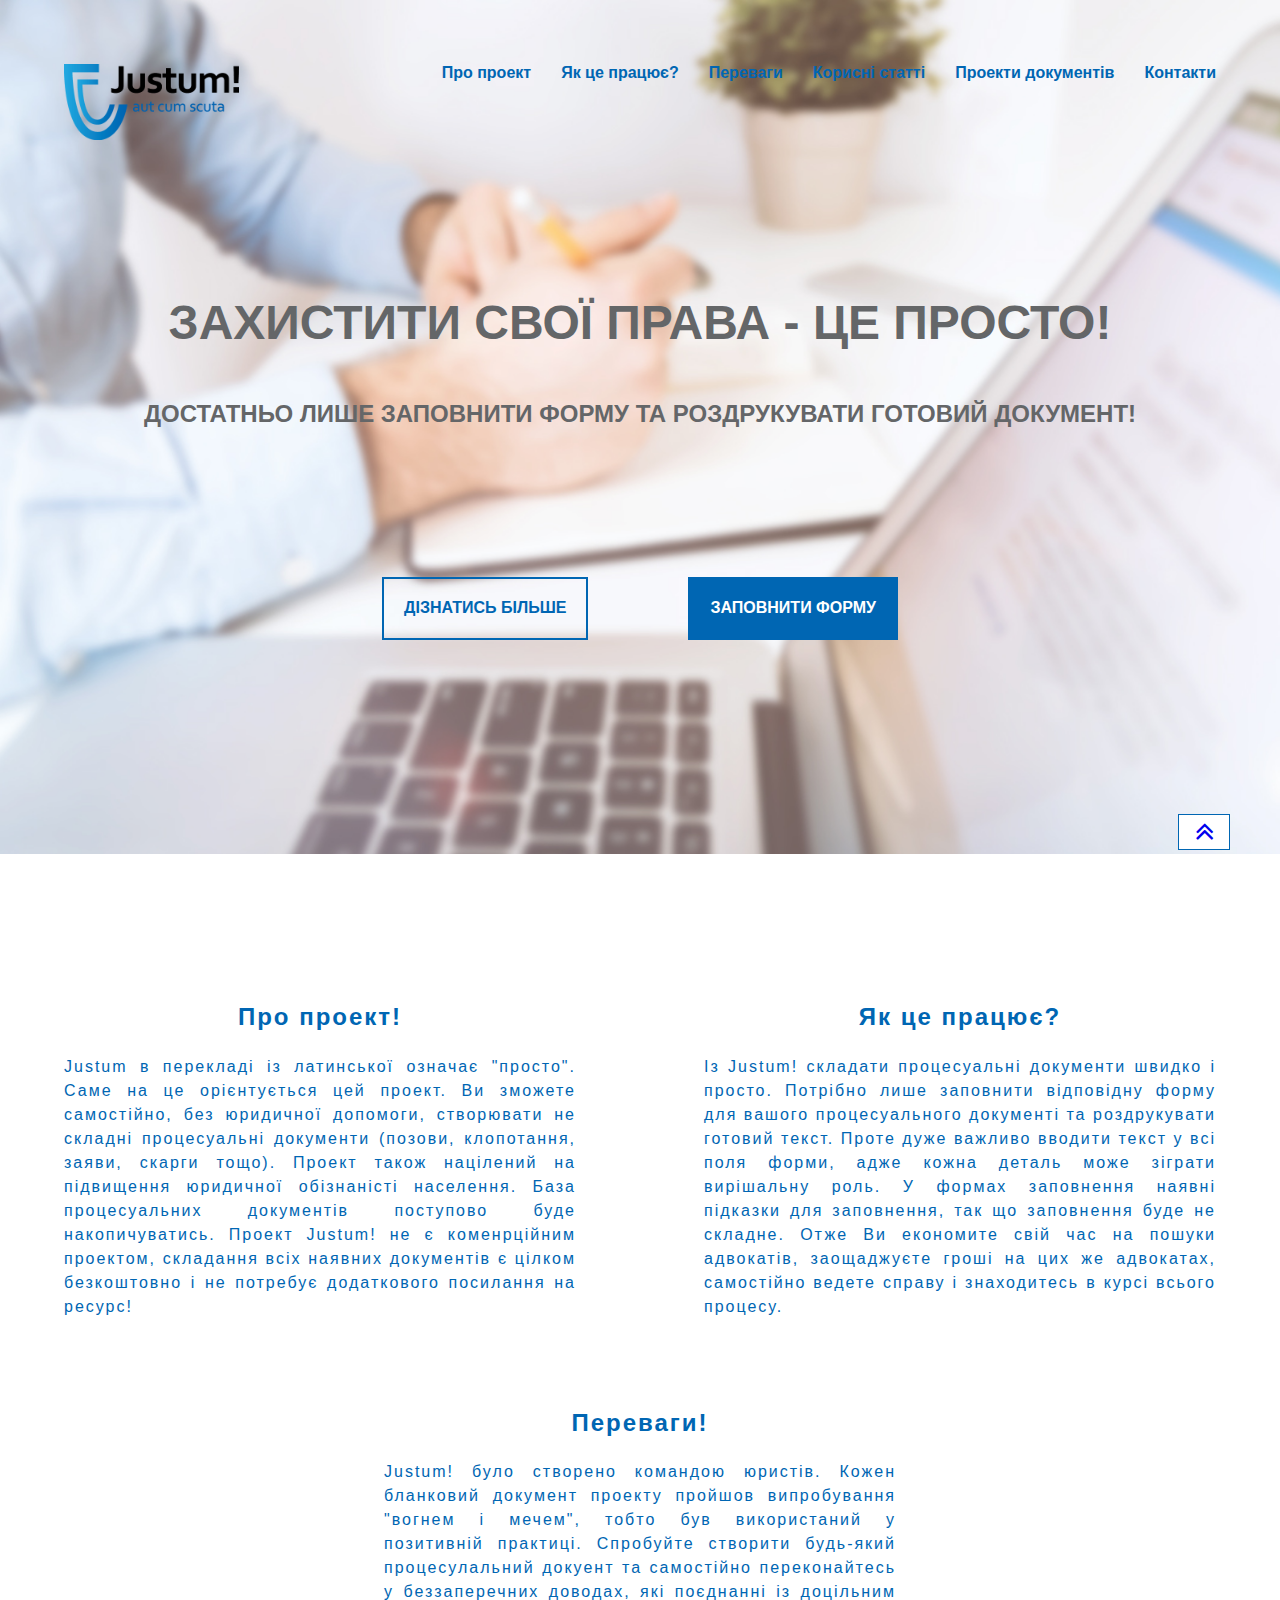
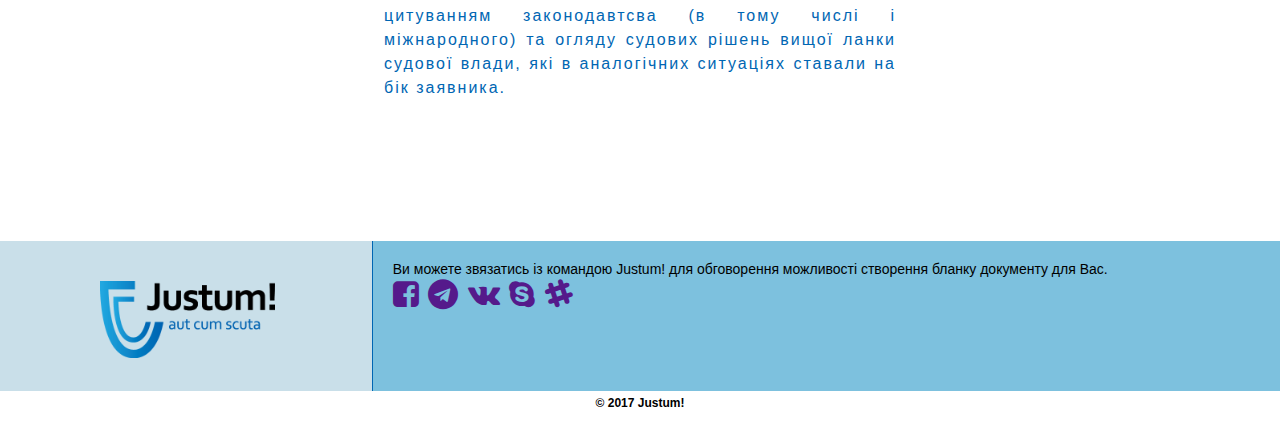
<file: index.html>
<!DOCTYPE html>
<html lang="uk">
<head>
	<meta charset="UTF-8">
	<meta name="description" lang="uk" content="Justum! - складати позовні
	заяви це просто."> <!-- Большинство поисковых
	серверов отображают содержимое поля description 
	при выводе результатов поиска. Если этого тега нет
  на странице, то поисковый движок просто перечислит 
 	первые встречающиеся слова на 
  странице, которые, как правило, оказываются не 
  очень-то и в тему. Можно давать на нескольких язіках, 
  путем добавления еще одного мета тега. -->

	<meta name="keywords" lang="uk" content=""> 
	<!-- Этот метатег был предназначен для 
	описания ключевых слов, встречающихся на странице. Но 
	в результате действия людей, желающих попасть в 
	верхние строчки поисковых систем любыми средствами, 
	теперь дискредитирован. Поэтому многие поисковики 
	пропускают этот параметр. Можно давать на нескольких 
	языках, путем добавления еще одного мета тега. -->

	<meta name="viewport" content="width=device-width, initial-scale=1.0"> 
	<!-- мета тег для адаптивного отображения сайта на мобильном устройстве.-->

	<link rel="stylesheet" type="text/css" href="style/normalize.css">
	<!-- Добавляем нормалайз, приводит настройки
	браузеров по умолчанию в один вид, такие как вид
	кнопок, отступы, размер шрифта и задает сам шрифт и т.д. -->

	<link rel="stylesheet" href="style/style.css"><!-- Подключаем
	 внешнюю таблицу стилей. Нужно не забыть стили для печати на 
	 принтере. -->		

	<link rel="author" href="#">
  <!-- используется для ссылки на страницу с информацией об авторе. Это может быть почтовый адрес, хотя и не обязательно. Обычно это ссылка на контактную информацию или на страницу «Об авторе».-->

  <link rel="shortcut icon" href="/favicon.ico">
  <!-- Добавление иконки в адресную строку страницы
  или вкладку браузера -->

  <link rel="stylesheet" type="text/css" href="fonts/icons/font-awesome-4.7.0/css/font-awesome.min.css">

	<title>Justum!</title><!-- Задаем заголовок документа -->

</head>

<body>


<!-- ПЕРВЫЙ ЭКРАН. ВИЗИТКА -->

<div class="anchor"><a href="#top"><i class="fa fa-angle-double-up" aria-hidden="true"></a></i></div>

<div class="header-wrap" id="top">	

	<header class="head-page">

		<div class="head-page__row-nav">

			<div class="head-page__logo">
				<img class="head-page__logo-img" src="img/logo_justum.png">				
			</div>

			<div class="head-page__nav">

				<input class="head-page__burger-checkbox" type="checkbox" id="burger">
				<label class="head-page__burger-input" for="burger"><i class="fa fa-bars" aria-hidden="true"></i></label>

				<nav class="head-page__menu">
					<a class="head-page__menu-list" href="#top1">
						<span class="head-page__menu-link">Про проект</span>			 
					</a>
					<a class="head-page__menu-list" href="#top2">
						<span class="head-page__menu-link">Як це працює?</span>
					</a>
					<a class="head-page__menu-list" href="#top3">
						<span class="head-page__menu-link">Переваги</span>
					</a>
					<a class="head-page__menu-list" href="pageArticle/indexArticle.html">
						<span class="head-page__menu-link">Корисні статті</span>
					</a>
					<a class="head-page__menu-list" href="pageList/indexList.html">
						<span class="head-page__menu-link">Проекти документів</span>
					</a>
					<a class="head-page__menu-list" href="#bot">
						<span class="head-page__menu-link">Контакти</span>
					</a>	
				</nav>

			</div>

		</div>

		<h1 class="head-page__title">ЗАХИСТИТИ СВОЇ ПРАВА - ЦЕ ПРОСТО!</h1>

		<h2 class="head-page__subtitle">ДОСТАТНЬО ЛИШЕ ЗАПОВНИТИ ФОРМУ ТА РОЗДРУКУВАТИ ГОТОВИЙ ДОКУМЕНТ!</h2>

		<div class="head-page__row-btn">
			<a class="head-page__btn" href="#top1">ДІЗНАТИСЬ БІЛЬШЕ</a>
			<a class="head-page__btn" href="pageList/indexList.html">ЗАПОВНИТИ ФОРМУ</a>
		</div>

	</header>	

</div>



<!-- ВТОРОЙ ЭКРАН. О ПРОЕКТЕ -->

<section class="page">

	<div class="page__content about-project" id="top1">
		<h2 class="about-project__title">Про проект!</h2>
		<p class="about-project__descr">Justum в перекладі із латинської означає "просто". Саме на це орієнтується цей проект. Ви зможете самостійно, без юридичної допомоги, створювати не складні процесуальні документи (позови, клопотання, заяви, скарги тощо). Проект також націлений на підвищення юридичної обізнаністі населення. База процесуальних документів поступово буде накопичуватись. Проект Justum! не є коменрційним проектом, складання всіх наявних документів є цілком безкоштовно і не потребує додаткового посилання на ресурс!</p>
	</div>

	<div class="page__content features" id="top2"> 
		<h2 class="features__title">Як це працює?</h2>
		<p class="features__descr">Із Justum! складати процесуальні документи швидко і просто. Потрібно лише заповнити відповідну форму для вашого процесуального документі та роздрукувати готовий текст. Проте дуже важливо вводити текст у всі поля форми, адже кожна деталь може зіграти вирішальну роль. У формах заповнення наявні підказки для заповнення, так що заповнення буде не складне. Отже Ви економите свій час на пошуки адвокатів, заощаджуєте гроші на цих же адвокатах, самостійно ведете справу і знаходитесь в курсі всього процесу. </p>
	</div>

	<div class="page__content reliability-project" id="top3">
		<h2 class="reliability-project__title">Переваги!</h2>
		<p class="reliability-project__descr">Justum! було створено командою юристів. Кожен бланковий документ проекту пройшов випробування "вогнем і мечем", тобто був використаний у позитивній практиці. Спробуйте створити будь-який процесулальний докуент та самостійно переконайтесь у беззаперечних доводах, які поєднанні із доцільним цитуванням законодавтсва (в тому числі і міжнародного) та огляду судових рішень вищої ланки судової влади, які в аналогічних ситуаціях ставали на бік заявника.</p>
	</div>	

</section>


<!-- ПОДВАЛ СТРАНИЦЫ -->

<footer class="page-footer" id="bot">

	<div class="page-footer__logo"><img class="page-footer__logo-img" src="img/logo_justum.png"></div>

	<div class="page-footer__row">

		<div class="page-footer__feedback">Ви можете звязатись із командою Justum! для обговорення можливості створення бланку документу для Вас.
		</div>

		<div class="page-footer__social-list">
			<a class="page-footer__social-list--link" href=""><i class="fa fa-facebook-square" aria-hidden="true"></i></a>
			<a class="page-footer__social-list--link" href=""><i class="fa fa-telegram" aria-hidden="true"></i></a>
			<a class="page-footer__social-list--link" href=""><i class="fa fa-vk" aria-hidden="true"></i></a>
			<a class="page-footer__social-list--link" href=""><i class="fa fa-skype" aria-hidden="true"></i></a>
			<a class="page-footer__social-list--link" href=""><i class="fa fa-slack" aria-hidden="true"></i></a>
		</div>

	</div>
	
</footer>

<div class="page-footer__copy">&copy 2017 Justum!</div>

</body>
</html>
</file>
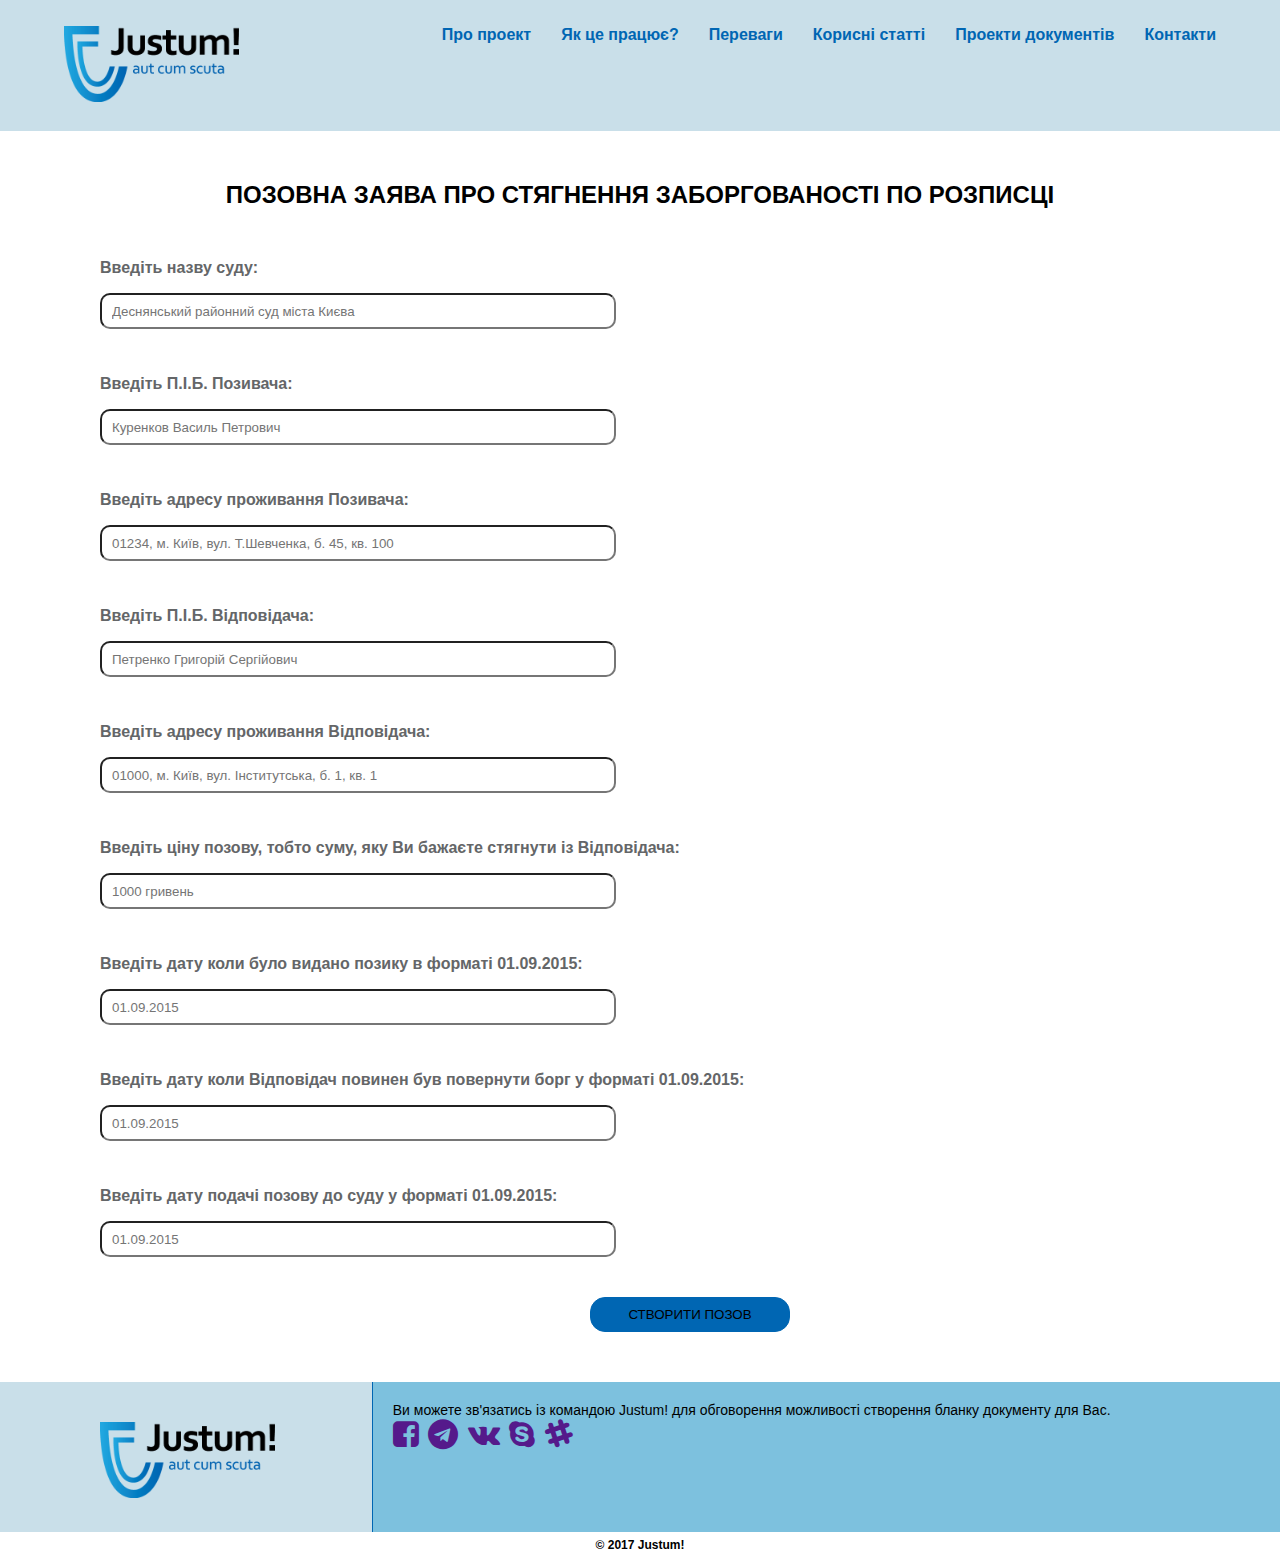
<file: pageForm/indexDoc.html>
<!DOCTYPE html>
<html lang="uk">
<head>
	<meta charset="UTF-8">
	<meta name="description" lang="uk" content="Justum! - складати позовні
	заяви це просто."> 
	<meta name="keywords" lang="uk" content=""> 
	<meta name="viewport" content="width=device-width, initial-scale=1.0"> 
	<link rel="stylesheet" href="style/styleDoc.css">
  <link rel="shortcut icon" href="/favicon.ico"> 
  <link rel="stylesheet" type="text/css" href="../fonts/icons/font-awesome-4.7.0/css/font-awesome.min.css">
	<title>Justum!</title>
</head>

<body>
	<div class="conteiner">
		<div class="head-page__row-nav">
			<div class="head-page__logo">
				<img class="head-page__logo-img" src="../img/logo_justum.png">				
			</div>
			<nav class="head-page__menu">
				<a class="head-page__menu-list" href="../index.html">
					<span class="head-page__menu-link">Про проект</span>			 
				</a>
				<a class="head-page__menu-list" href="../index.html">
					<span class="head-page__menu-link">Як це працює?</span>
				</a>
				<a class="head-page__menu-list" href="../index.html">
					<span class="head-page__menu-link">Переваги</span>
				</a>
				<a class="head-page__menu-list" href="../pageArticle/indexArticle.html">
					<span class="head-page__menu-link">Корисні статті</span>
				</a>
				<a class="head-page__menu-list" href="../pageList/indexList.html">
					<span class="head-page__menu-link">Проекти документів</span>
				</a>
				<a class="head-page__menu-list" href="../index.html">
					<span class="head-page__menu-link">Контакти</span>
				</a>	
			</nav>		
		</div>
		<h2 class="field-title">ПОЗОВНА ЗАЯВА ПРО СТЯГНЕННЯ ЗАБОРГОВАНОСТІ ПО РОЗПИСЦІ</h2>
		<form class="field-claim">
			<p class="field-court">Введіть назву суду:</p>
			<input class="field" type="text" id="court" data-name="court" value='' placeholder="Деснянський районний суд міста Києва">
			<p class="field-plaintiff">Введіть П.І.Б. Позивача:</p>
			<input class="field" type="text" id="plaintiff" data-name="plaintiff" value='' placeholder="Куренков Василь Петрович">			
			<p class="field-plaintiffAdress">Введіть адресу проживання Позивача:</p>
			<input class="field" type="text" id="plaintifadress" data-name="plaintifadress" value='' placeholder="01234, м. Київ, вул. Т.Шевченка, б. 45, кв. 100">
			<p class="field-defendant">Введіть П.І.Б. Відповідача:</p>
			<input class="field" type="text" id="defendant" data-name="defendant" value='' placeholder="Петренко Григорій Сергійович">
			<p class="field-defendantAdress">Введіть адресу проживання Відповідача:</p>
			<input class="field" type="text" id="defendadress" data-name="defendadress" value='' placeholder="01000, м. Київ, вул. Інститутська, б. 1, кв. 1">
			<p class="field-price">Введіть ціну позову, тобто суму, яку Ви бажаєте стягнути із Відповідача:</p>
			<input class="field" type="text" id="price" data-name="price" value='' placeholder="1000 гривень">
			<p class="field-dataDebt">Введіть дату коли було видано позику в форматі 01.09.2015:</p>
			<input class="field" type="text" id="datadebt" data-name="datadebt" value='' placeholder="01.09.2015">
			<p class="field-dataCred">Введіть дату коли Відповідач повинен був повернути борг у форматі 01.09.2015:</p>
			<input class="field" type="text" id="datacred" data-name="datacred" value='' placeholder="01.09.2015">
			<p class="field-dataNow">Введіть дату подачі позову до суду у форматі 01.09.2015:</p>
			<input class="field" type="text" id="datanow" data-name="datanow" value='' placeholder="01.09.2015">			
			<div class="field__input-sub">
				<input class="field__input-submit" type="submit" name="create" value="СТВОРИТИ ПОЗОВ">
			</div>
		</form>
		<footer class="page-footer" id="bot">
			<div class="page-footer__logo"><img class="page-footer__logo-img" src="../img/logo_justum.png"></div>
			<div class="page-footer__row">
				<div class="page-footer__feedback">Ви можете зв'язатись із командою Justum! для обговорення можливості створення бланку документу для Вас.
				</div>
				<div class="page-footer__social-list">
					<a class="page-footer__social-list--link" href=""><i class="fa fa-facebook-square" aria-hidden="true"></i></a>
					<a class="page-footer__social-list--link" href=""><i class="fa fa-telegram" aria-hidden="true"></i></a>
					<a class="page-footer__social-list--link" href=""><i class="fa fa-vk" aria-hidden="true"></i></a>
					<a class="page-footer__social-list--link" href=""><i class="fa fa-skype" aria-hidden="true"></i></a>
					<a class="page-footer__social-list--link" href=""><i class="fa fa-slack" aria-hidden="true"></i></a>
				</div>
			</div>
		</footer>
		<div class="page-footer__copy">&copy 2017 Justum!</div>
	</div>
	

<!-- СКРЫТЫЙ ДИВ С ИСКОМ -->


	<div class="claim-conteiner invisible">
		<div class="head-claim">
			<p class="enter">До: court</p>
			<p class="enter">Позивач: plaintiff</p>
			<p class="enter">адреса: plaintifadress</p>
			<p class="enter">Відповідач: defendant</p>
			<p class="enter">адреса: defendadress</p>
			<p class="enter">Ціна позову: price</p>
		</div>
		<h1 class="claim-title">ПОЗОВНА ЗАЯВА</h1>
		<h2 class="claim-subtitle">про стягнення боргу за розпискою</h2>
		<p class="claim-text  enter"> datadebt року defendant, що мешкає за адресою:  defendadress, (надалі – «Відповідач») під розписку позичив у plaintiff (надалі – «Позивач») гроші у розмірі price строком до datacred року.</p>
		<p class="claim-text">Відповідно до ст.ст. 1046, 1047 Цивільного кодексу України (надалі – ЦК України) за договором позики одна сторона (позикодавець) передає у власність другій стороні (позичальникові) грошові кошти або інші речі, визначені родовими ознаками, а позичальник зобов’язується повернути позикодавцеві таку ж суму грошових коштів (суму позики) або таку ж кількість речей того ж роду та такої ж якості. Договір позики є укладеним з моменту передання грошей або інших речей, визначених родовими ознаками. На підтвердження укладення договору позики та його умов може бути представлена розписка позичальника або інший документ, який посвідчує передання йому позикодавцем визначеної грошової суми або визначеної кількості речей.</p>
		<p class="claim-text">П.1 статті 1049 діючого Цивільного кодексу України, передбачено, що Позичальник зобов’язаний повернути позикодавцеві позику (грошові кошти у такій самій сумі, що були передані йому позикодавцем) у строк та в порядку, що встановлені договором.</p>
		<p class="claim-text">До сьогоднішнього часу Відповідач ухиляється від повернення суми боргу, чим порушив взяті на себе зобов’язання.</p>
		<p class="claim-text">Відповідно до статей 525 та 526 Цивільного кодексу України зобов’язання мають виконуватися належним чином відповідно до умов позики та Цивільного кодексу, інших актів цивільного законодавства, а при відсутності таких умов та вимог відповідно до звичаїв ділового обороту або інших вимог, що звичайно ставляться. Одностороння відмова від зобов’язання або одностороння зміна його умов не допускається.</p>
		<p class="claim-text">Зазначені обставини підтверджуються доказами, які додаються.</p>
		<p class="claim-text">Враховуючи вищезазначене, а також керуючись ст. ст. 526, 536, 625, 1049, 1050 Цивільного кодексу України, ст.3, ч. 1 ст. 88, п. 7 ч. 6 ст. 130, ч. 1, 3 ст. 151, п. 1 ч. 1 ст. 152 ЦПК України,</p>
		<h2 class="claim-request">ПРОШУ СУД:</h2>
		<p class="claim-request__li  enter">1. Стягнути з defendant на користь plaintiff борг у сумі price гривень.</p>
		<p class="claim-request__li  enter">2. Стягнути з defendant на користь plaintiff сплачену суму судового збору.</p>
		<p class="claim-add">ДОДАТКИ:</p>
		<ol class="claim-add__list"> 
			<li class="claim-add__li">Докази оплати судового збору.</li>
			<li class="claim-add__li">Копія поспорту Позивача.</li>
			<li class="claim-add__li">Копія розписки.</li>			
		</ol>
		<p class="claim__signature  enter"><span class="claim__data-now  enter">datanow</span> _________________<span class="claim__plaintiff  enter">plaintiff</span>
		</p>
	</div>
	<script type="text/javascript">
		let form = document.querySelector("form"); // сохраняем в переменную, что бы обратиться для прослушки события
		form.addEventListener("submit", function(event) {
			let str = document.getElementsByClassName("field"); // получаем коллекцию инпутов, что бы получаить значение value
			let elem = document.getElementsByClassName("enter"); // получаем коллекцию из элементов куда надо вставить вписаное пользователем
			let content = document.querySelector(".conteiner");	// записываем, что бы поставить переключатель классов
			let claim = document.querySelector(".invisible"); // записываем, что бы поставить переключатель классов

			for(let i = 0; i < str.length; i++) { // по очереди получаем все что вписывал пользователь
		    let string = str[i].getAttribute('data-name'); // получаем имя атрибута в виде строки
		    let temp = document.getElementById(string).value; // имя атрибута вписаное в поле инпута
		    for(let y = 0; y < elem.length; y++) { // по очередно проходим циклом по строкам куда надо вставить текст пользоавтеля и вставляем, сначало для первого поля инпута проходит по всему тексту, потом для второго и так далее.
		    	elem[y].innerHTML = elem[y].innerHTML.replace(string, temp);
		    }
		  }
		  content.classList.toggle("invisible");// меняем класс
		  claim.classList.toggle("invisible");// меняем класс
		  event.preventDefault();
		});
</script>
</body>
</html>
</file>
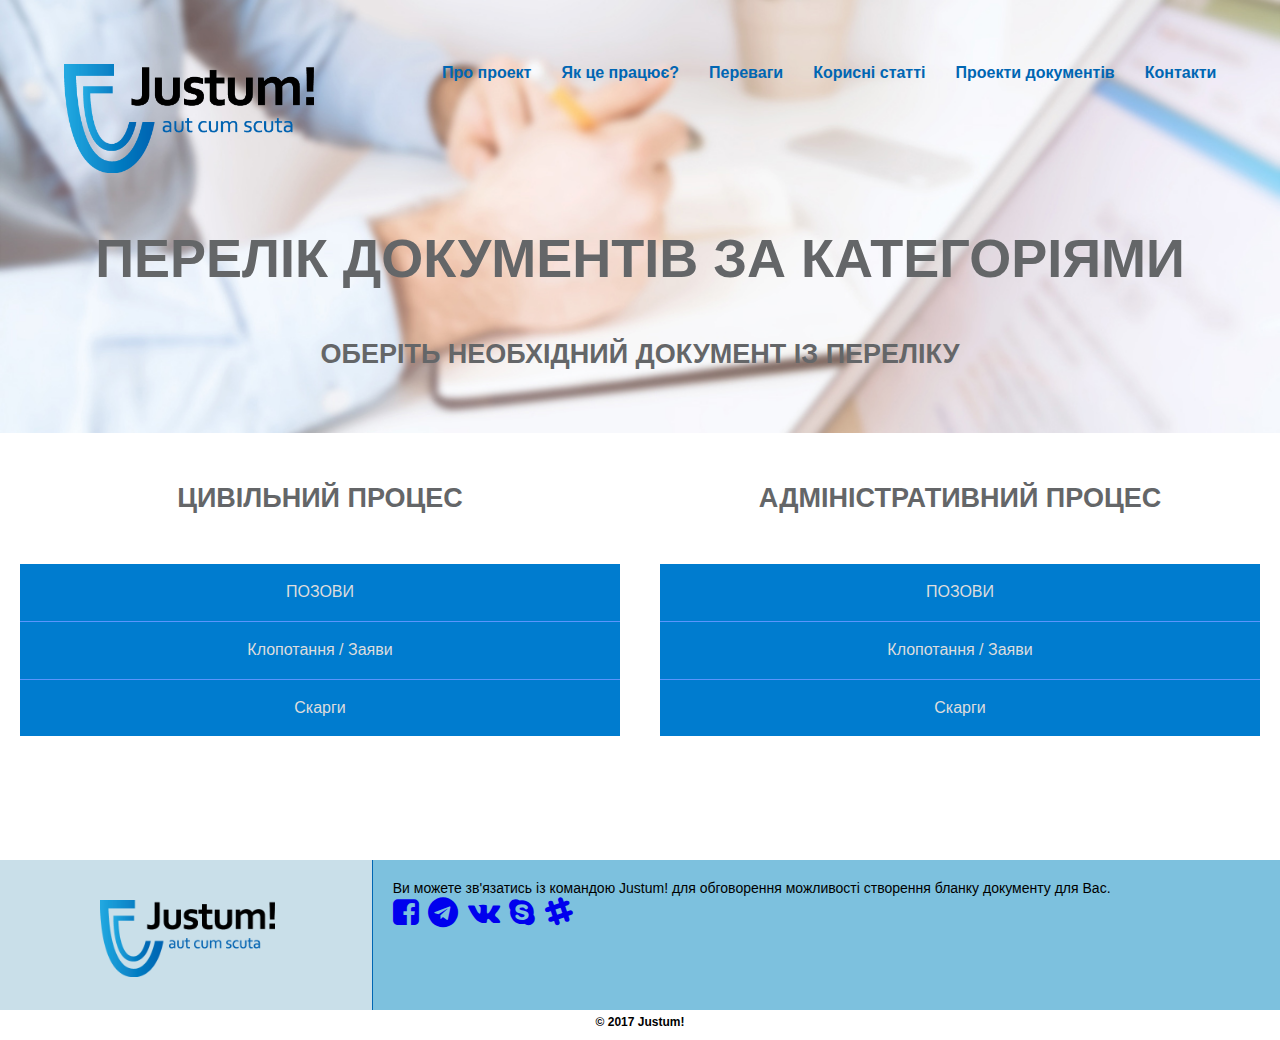
<file: pageList/indexList.html>
<!DOCTYPE html>
<html lang="uk">
<head>
	<meta charset="UTF-8">
	<title>Justum!</title>
	<meta name="description" lang="uk" content="Justum! - складати позовні
	заяви це просто."> 
	<meta name="keywords" lang="uk" content=""> 
	<meta name="viewport" content="width=device-width, initial-scale=1.0"> 	
  <link rel="shortcut icon" href="/favicon.ico"> 
  <link rel="stylesheet" type="text/css" href="../fonts/icons/font-awesome-4.7.0/css/font-awesome.min.css">
  <link rel="stylesheet" type="text/css" href="../style/normalize.css">
  <link rel="stylesheet" type="text/css" href="style/style.css"> 
	</head>

<body>

	<header class="header-page__row">
		<div class="header-page">
			<div class="header-page__logo-conteiner  logo">
				<img class="header-page__logo-img  logo-img" src="../img/logo_justum.png">				
			</div>	
			<nav class="header-page__nav">
				<a class="header-page__nav-link" href="../index.html">Про проект</a>
				<a class="header-page__nav-link" href="../index.html">Як це працює?</a>
				<a class="header-page__nav-link" href="../index.html">Переваги</a>
				<a class="header-page__nav-link" href="../pageArticle/indexArticle.html">Корисні статті</a>
				<a class="header-page__nav-link" href="indexList.html">Проекти документів</a>
				<a class="header-page__nav-link" href="../index.html">Контакти</a>	
			</nav>
		</div>
		<h1 class="header__title">ПЕРЕЛІК ДОКУМЕНТІВ ЗА КАТЕГОРІЯМИ</h1>
		<h2 class="header__subtitle">ОБЕРІТЬ НЕОБХІДНИЙ ДОКУМЕНТ ІЗ ПЕРЕЛІКУ</h2>
	</header>


	<main class="page-content">
		<section class="page-content__accordion-row">
			<h2 class="accordion-title">ЦИВІЛЬНИЙ ПРОЦЕС</h2>
			<ul class="accordion">
		    <li class="accordion__item">
		        <input type="checkbox" class="accordion__toggle" id="toggle-01" hidden>
		        <label class="accordion__trigger" for="toggle-01">ПОЗОВИ</label>
		        <div class="accordion__target">
		            <a class="accordion__link" href="../pageForm/indexDoc.html">ПОЗОВНА ЗАЯВА ПРО СТЯГНЕННЯ ЗАБОРГОВАНОСТІ ПО РОЗПИСЦІ</a>
		            <a class="accordion__link" href="#">ПОЗОВНА ЗАЯВА</a>
		            <a class="accordion__link" href="#">ПОЗОВНА ЗАЯВА</a>
		            <a class="accordion__link" href="#">ПОЗОВНА ЗАЯВА</a>
		            <a class="accordion__link" href="#">ПОЗОВНА ЗАЯВА</a>
		        </div>
		    </li>
		    <li class="accordion__item">
		        <input type="checkbox" class="accordion__toggle" id="toggle-02" hidden>
		        <label class="accordion__trigger" for="toggle-02">Клопотання / Заяви</label>
		        <div class="accordion__target">
		            <a class="accordion__link" href="#">Клопотання про ознайомлення із матеріалами справи</a>
		            <a class="accordion__link" href="#">Заява про застосування строків позовної давності</a>
		            <a class="accordion__link" href="#">Клопотання про ..</a>
		            <a class="accordion__link" href="#">Заява про ..</a>
		            <a class="accordion__link" href="#">Клопотання про ..</a>		           
		        </div>
		    </li>
		    <li class="accordion__item">
		        <input type="checkbox" class="accordion__toggle" id="toggle-03" hidden>
		        <label class="accordion__trigger" for="toggle-03">Скарги</label>
		        <div class="accordion__target">
		            <a class="accordion__link" href="#">Скарга на бездіяльність державного виконавця</a>
		            <a class="accordion__link" href="#">Скарга на </a>
		            <a class="accordion__link" href="#">Скарга на </a>
		            <a class="accordion__link" href="#">Скарга на </a>
		            <a class="accordion__link" href="#">Скарга на </a>		                      
		        </div>
		    </li>
		  </ul>
	  </section>
	  <section class="page-content__accordion-row">
			<h2 class="accordion-title">АДМІНІСТРАТИВНИЙ ПРОЦЕС</h2>
			<ul class="accordion">
		    <li class="accordion__item">
		        <input type="checkbox" class="accordion__toggle" id="toggle-11" hidden>
		        <label class="accordion__trigger" for="toggle-11">ПОЗОВИ</label>
		        <div class="accordion__target">
		            <a class="accordion__link" href="../indexDoc.html">ПОЗОВНА ЗАЯВА ПРО СТЯГНЕННЯ ЗАБОРГОВАНОСТІ ПО РОЗПИСЦІ</a>
		            <a class="accordion__link" href="#">ПОЗОВНА ЗАЯВА</a>
		            <a class="accordion__link" href="#">ПОЗОВНА ЗАЯВА</a>
		            <a class="accordion__link" href="#">ПОЗОВНА ЗАЯВА</a>
		            <a class="accordion__link" href="#">ПОЗОВНА ЗАЯВА</a>
		        </div>
		    </li>
		    <li class="accordion__item">
		        <input type="checkbox" class="accordion__toggle" id="toggle-12" hidden>
		        <label class="accordion__trigger" for="toggle-12">Клопотання / Заяви</label>
		        <div class="accordion__target">
		            <a class="accordion__link" href="#">Клопотання про ознайомлення із матеріалами справи</a>
		            <a class="accordion__link" href="#">Заява про застосування строків позовної давності</a>
		            <a class="accordion__link" href="#">Клопотання про ..</a>
		            <a class="accordion__link" href="#">Заява про ..</a>
		            <a class="accordion__link" href="#">Клопотання про ..</a>		           
		        </div>
		    </li>
		     <li class="accordion__item">
		        <input type="checkbox" class="accordion__toggle" id="toggle-13" hidden>
		        <label class="accordion__trigger" for="toggle-13">Скарги</label>
		        <div class="accordion__target">
		            <a class="accordion__link" href="#">Скарга на бездіяльність державного виконавця</a>
		            <a class="accordion__link" href="#">Скарга на </a>
		            <a class="accordion__link" href="#">Скарга на </a>
		            <a class="accordion__link" href="#">Скарга на </a>
		            <a class="accordion__link" href="#">Скарга на </a>		                      
		        </div>
		    </li>
		  </ul>
	  </section>
	</main>

	<footer class="footer" id="bot">
		<div class="page-footer">
			<div class="page-footer__logo"><img class="page-footer__logo-img" src="../img/logo_justum.png"></div>
			<div class="page-footer__row">
				<div class="page-footer__feedback">Ви можете зв'язатись із командою Justum! для обговорення можливості створення бланку документу для Вас.
				</div>
				<div class="page-footer__social-list">
					<a class="page-footer__social-list--link" href="#"><i class="fa fa-facebook-square" aria-hidden="true"></i></a>
					<a class="page-footer__social-list--link" href="#"><i class="fa fa-telegram" aria-hidden="true"></i></a>
					<a class="page-footer__social-list--link" href="#"><i class="fa fa-vk" aria-hidden="true"></i></a>
					<a class="page-footer__social-list--link" href="#"><i class="fa fa-skype" aria-hidden="true"></i></a>
					<a class="page-footer__social-list--link" href="#"><i class="fa fa-slack" aria-hidden="true"></i></a>
				</div>
			</div>
		</div>
		<div class="page-footer__copy">&copy 2017 Justum!</div>
	</footer>
</file>
<file: style/style.css>
@font-face {
	 font-family: 'Lato', sans-serif; 
   src: url(../fonts/font/Lato-Black.ttf);
}

body {	
	margin: 0;
	font-family: 'Lato', sans-serif;
	font-size: 16px;
	font-weight: bold;
}

/*-------------------------------------------------
     Стрелочка - прокрутка в начало страницы.
---------------------------------------------------*/

.anchor {
	display: block;
	position: fixed;
	bottom: 50px;
	right: 50px;
	font-weight: 800;
	font-size: 30px;
	width: 50px; 
	border: 1px solid #0066b3;
	text-align: center;
	background-color: #fff;
	animation: opac 2s ease-in-out;	
}


/*---------------------------
          Первый экран 
-----------------------------*/


.header-wrap {
	width: 100%;
}	

.head-page {
	background: url(../img/img-header.jpg) no-repeat;
	background-size: cover;
	background-position: top;
	background-attachment: fixed;		
	padding: 5%;				
	animation: opac 2s ease-in-out;	
}

@keyframes opac {
    0% { opacity: 0; }   
    100% { opacity: 1; }   	
}




/*-----------------------
      МЕНЮ В ШАПКЕ 
-------------------------*/

.head-page__row-nav {
	display: flex;
	flex-wrap: wrap;				
}

.head-page__logo {
	flex: 1 5 30%;		
	animation: fadeInLeft 1s ease-in-out;
}

@keyframes fadeInLeft {
  from {
    opacity: 0;
    transform: translate3d(-100%, 0, 0);
  }

  to {
    opacity: 1;
    transform: none;
  }
}

.head-page__logo-img {
	width: 175px;
}

.head-page__nav {
	flex: 1 1 35%;
	display: flex;		
	flex-wrap: nowrap;
	animation: fadeInRight 1s ease-in-out;	
}

.head-page__menu {
	display: flex;		
	flex-wrap: nowrap;		
}

@keyframes fadeInRight {
  from {
    opacity: 0;
    transform: translate3d(100%, 0, 0);
  }

  to {
    opacity: 1;
    transform: none;
  }
}

.head-page__menu-list {
	float: left;  
	margin-right: 30px;
	text-decoration: none;
	white-space: nowrap;	
}

.head-page__menu-link {
	color: #0066b3;
	border-bottom: 2px solid transparent;	
	transition: border-bottom .5s;
}

.head-page__menu-link:hover {
	border-bottom-color: #0066b3;
}

.head-page__menu :last-child {
	margin-right: 0;
}

.head-page__burger-checkbox,
.head-page__burger-input {
	display: none;
}

/*-------------------
      ЗАГОЛОВКИ 
---------------------*/

.head-page__title {
	color: #646668;
	font-size: 3rem; 
	margin-top: 150px;
	text-align: center;
	animation: title-head 1s ease-in-out;
}

.head-page__subtitle {	
	color: #646668;	 
	margin-top: 50px;
	text-align: center;
	animation: title-head 1s ease-in-out;
}

@keyframes title-head {
  from {
    opacity: 0;
    transform: scale3d(.3, .3, .3);
  }

  50% {
    opacity: 1;
  }
}


/*-------------
     КНОПКИ 
---------------*/

.head-page__row-btn {
	display: flex;
	justify-content: center;
	margin: 150px auto; 
}

.head-page__btn {
	justify-content: center;
	margin-right: 100px;
	padding: 20px;
	text-decoration: none;
	border: 2px solid #0066b3;
	color: #0066b3;
	animation: title-head 1s ease-in-out;
	transition: opacity .7s linear;
}

.head-page__row-btn :last-child {
	background-color: #0066b3;
	color: #fff;
	margin-right: 0;
}

.head-page__btn:hover {
	opacity: .7;
}



@media (max-width: 1080px) {
	.head-page { background-attachment: scroll; }
	.head-page__row-btn {	margin: 50px auto; }
}



@media (max-width: 1035px) {
		.head-page__nav { 
		justify-content: center;
	}

	.head-page__logo-img {
		margin: 15px 40%; 
	}

	.head-page__title {
	font-size: 2rem; 
	margin-top: 50px;	
	}

	.head-page__subtitle {
	font-size: 1.5rem;	
	margin-top: 20px;
	}
}



@media (max-width: 800px) {
	.head-page {
		padding: 0;
	}

	.head-page__burger-checkbox	{
		display: none;
}

	.head-page__row-nav {
		display: flex;
		justify-content: center;
		background-color: #fff;
		height: 110px;
	}

	.head-page__logo {
		flex: 1 1 60%;
		align-self: flex-start;
		text-align: right;
	}

	.head-page__nav {
		flex: 1 1 40%;
		flex-direction: column;
		align-self: flex-start;
		animation: fadeInRight 1s ease-in-out;
	}

	.head-page__menu {		
		flex-direction: column;
		display: none;
	}

	.head-page__menu-list {
		border: 1px solid #0066b3;
		border-bottom-color: transparent;
		background-color: #fff;
		width: 170px;			
		padding: 5px;		
	}

	#burger:checked ~ .head-page__menu {
    display: block;
    z-index: 10;
    animation: none;
}

	.head-page__menu :last-child {
		border-bottom-color: #0066b3;
	}		

	.head-page__burger-input {
		display: block;
		width: 40px;			
		font-size: 40px;		
		color: #0066b3;
		margin: 15px 25px 0 0; 
	}

	.head-page__logo-img {		
		margin: 15px 25px 0 0; 
		
	}
		
	.head-page__row-btn {
		padding-bottom: 50px;
		margin-bottom: 0; 
	}

	.head-page__menu-link {
		border-bottom: none; 
	}
}

@media (max-width: 700px) {
	.head-page__title {		
		font-size: 1.5rem; 
		margin-top: 50px;		
	}

	.head-page__subtitle {
		font-size: 1rem;		 
		margin-top: 20px;		
	}

	.head-page__row-btn {
		margin: 50px auto 0; 
	}

	.head-page__btn {		
		margin-right: 50px;
		padding: 10px;			
	}
}

@media (max-width: 600px) {
	.head-page__row-nav {		
		height: 80px;
	}

	.head-page__logo-img {
		margin-top: 10px; 
		width: 140px;
	}

	.head-page__menu {
		font-size: .75rem;		
	}

	.head-page__menu-list {
		width: 120px;			
		padding: 5px;		
	}

	.head-page__title {		
		font-size: 1rem; 
		margin-top: 25px;		
	}

	.head-page__subtitle {
		font-size: .75rem;		 
		margin-top: 10px;		
	}

	.head-page__row-btn {		
		margin: 30px auto 0; 
	}

	.head-page__btn {	
		font-size: .75rem;	
		margin-right: 30px;
		padding: 10px;				
	}
}


@media (max-width: 410px) {
	.head-page__row-nav {		
		height: 60px;
	}

	.head-page__logo-img {
		margin-top: 10px; 
		width: 100px;
	}

	.head-page__burger-input {
		font-size: 25px;
	}

	.head-page__logo {
	flex: 1 5 55%;
	}	

	.head-page__menu {
		font-size: .65rem;		
	}

	.head-page__menu-list {
		width: 100px;			
		padding: 2px;		
	}

	.head-page__title {		
		font-size: .75rem; 
		margin-top: 15px;		
	}

	.head-page__subtitle {
		font-size: .55rem;		 
		margin-top: 10px;		
	}

	.head-page__row-btn {		
		margin: 15px auto 0; 
	}

	.head-page__btn {	
		font-size: .5rem;	
		margin-right: 10px;
		padding: 10px;				
	}
}


/*----------------------------
   ВТОРОЙ ЭКРАН. О ПРОЕКТЕ 
------------------------------*/

.page {
	margin: 100px auto;
	display: flex;
	flex-wrap: wrap;
	justify-content: space-around;
	font-weight: 300;
	letter-spacing: 2px;
	line-height: 1.5;

}

.page__content {
	flex: 0 1 40%;	
	color: #0066b3;
	text-align: justify;
	padding: 15px;
	margin: 10px;	
	animation: fadeInUp 1s ease-in-out;	
}

@keyframes fadeInUp {
  from {
    opacity: 0;
    transform: translate3d(0, 100%, 0);
  }

  to {
    opacity: 1;
    transform: none;
  }
}


.about-project__title,
.features__title,
.reliability-project__title {
	text-align: center;
}

@media (max-width: 900px) {
	.page {
	margin: 50px auto;
	font-weight: 300;
	letter-spacing: 2px;
	line-height: 1.5;
	}

	.page__content {
	flex: 1 1 40%;			
	}
}

@media (max-width: 800px) {
	.page {
		display: block;
	}
}

@media (max-width: 800px) {
	.page {
		font-size: 12px;
	}
}



/*---------------
   PAGE-FOOTER 
-----------------*/

.page-footer {
	display: flex;
	height: 150px;
	background-color: #c9dfe9;
	
}

.page-footer__logo {
	flex: 1 1 30%;
	border-right: 1px solid #0066b3;
}

.page-footer__logo-img {
	width: 175px;
	margin: 40px 0 30px 100px;
}

.page-footer__row {
	flex: 1 1 70%;
	display: flex;
	flex-direction: column;
	padding: 20px;
	background-color: #7dc1de; 
}

.page-footer__feedback {
	font-weight: 300;
	font-size: 14px;	
}

.page-footer__social-list--link {
	font-size: 30px;
	margin-right: 5px;	
}

.page-footer__copy {
	height: 24px;	
	font-size: 12px;	
	text-align: center;
	padding-top: 6px;
}

@media (max-width: 1020px) {
	.page-footer__logo {	
	border-right: none;
	}
}

@media (max-width: 675px) {
	.page-footer__logo-img {
	width: 120px;
	margin: 30px;
	}

	.page-footer {	
	height: 110px;
	}
}

@media (max-width: 500px) {
	.page-footer__social-list--link {
		font-size: 20px;
	}

	.page-footer__logo-img {
		margin: 30px 15px 30px 30px;
	}

	.page-footer__feedback {
		font-size: 12px;	
	}
}

@media (max-width: 415px) {
	.page-footer {	
	height: 130px;
	}

	.page-footer__logo-img {
		width: 100px;
		margin: 30px 15px;
	}
}
</file>
<file: pageForm/style/styleDoc.css>
@font-face {
	 font-family: 'Lato', sans-serif; 
   src: url(../fonts/font/Lato-Black.ttf);
}

body {	
	margin: 0;
	font-family: 'Lato', sans-serif;
	font-size: 16px;
	font-weight: bold;
}

/*  */

.invisible { display: none; }

.claim-conteiner {	margin: 0 50px;	}

.head-claim {		padding-left: 60%;	}

.claim-title,
.claim-subtitle,
.claim-request { text-align: center; }

.claim-text,
.claim__signature { text-align: justify; }


/* ШАПКА СТРАНИЦЫ */

.head-page__row-nav {
	display: flex;
	flex-wrap: wrap;
	padding: 2% 5%;
	height: 80px;
	background-color: #c9dfe9;	
}

.head-page__logo {
	flex: 1 5 30%;		
	animation: fadeInLeft 1s ease-in-out;
}

@keyframes fadeInLeft {
  from {
    opacity: 0;
    transform: translate3d(-100%, 0, 0);
  }

  to {
    opacity: 1;
    transform: none;
  }
}

.head-page__logo-img {
	width: 175px;
}

.head-page__menu {
	flex: 1 1 35%;
	display: flex;		
	flex-wrap: nowrap;
	animation: fadeInRight 1s ease-in-out;
}

@keyframes fadeInRight {
  from {
    opacity: 0;
    transform: translate3d(100%, 0, 0);
  }

  to {
    opacity: 1;
    transform: none;
  }
}

.head-page__menu-list {
	float: left;  
	margin-right: 30px;
	text-decoration: none;
	white-space: nowrap;	
}

.head-page__menu-link {
	color: #0066b3;
	border-bottom: 2px solid transparent;	
	transition: border-bottom .5s;
}

.head-page__menu-link:hover {
	border-bottom-color: #0066b3;
}

.head-page__menu :last-child {
	margin-right: 0;
}



/* ФОРМА ЗАПОЛНЕНИЯ */

.field-title {
	margin-top: 50px; 
	text-align: center;
}

.field-claim {
	color: #646668;
	margin: 50px 0 50px 100px; 
}

.field {
 	width: 500px;
 	height: 30px;
 	border-radius: 10px;
 	margin-bottom: 30px;
 	padding-left: 10px;
 	outline: none;
}

.field__input-sub {
	text-align: center;
	margin-top: 10px; 	
}

.field__input-submit {
	border: 1px solid #0066b3;
	border-radius: 15px; 
	background-color: #0066b3;
	width: 200px;
	height: 35px;
}


/* PAGE-FOOTER */

.page-footer {
	display: flex;
	height: 150px;
	background-color: #c9dfe9;
	
}

.page-footer__logo {
	flex: 1 1 30%;
	border-right: 1px solid #0066b3;
}

.page-footer__logo-img {
	width: 175px;
	margin: 40px 0 30px 100px;
}

.page-footer__row {
	flex: 1 1 70%;
	display: flex;
	flex-direction: column;
	padding: 20px;
	background-color: #7dc1de; 
}

.page-footer__feedback {
	font-weight: 300;
	font-size: 14px;	
}

.page-footer__social-list--link {
	font-size: 30px;
	margin-right: 5px;	
}

.page-footer__copy {
	height: 24px;	
	font-size: 12px;	
	text-align: center;
	padding-top: 6px;
}
</file>
<file: pageList/style/style.css>
/* VARIABLE  */
/* MIXIN */
/*------------------
		Общие стили
-------------------*/
html,
body {
  width: 100%;
  height: 100%;
}
body {
  font-family: 'Lato', sans-serif;
  font-size: 16px;
  font-weight: bold;
}
@font-face {
  font-family: 'Lato', sans-serif;
  src: url(../../fonts/font/Lato-Black.ttf);
}
/*---------------------
		1. HEADER PAGE. 
----------------------*/
.header-page__row {
  height: 433px;
  background-image: url(../../img/img-header-small.jpg);
  background-position: center top;
  background-size: cover;
  background-repeat: no-repeat;
  animation: opacity 2s ease-in-out;
}
.header-page {
  box-sizing: border-box;
  display: flex;
  justify-content: space-between;
  align-content: flex-start;
  align-items: flex-start;
}
.header-page__logo-conteiner {
  padding: 5vw;
  padding-bottom: 0;
  flex: 1 5 30%;
  animation: fade-in-right 1s ease-in-out;
}
.header-page__nav {
  padding: 5vw;
  flex: 1 1 35%;
  display: flex;
  justify-content: space-around;
  flex-wrap: nowrap;
  animation: fade-in-left 1s ease-in-out;
}
.header-page__nav-link {
  color: #0066b3;
  margin-right: 30px;
  text-decoration: none;
  white-space: nowrap;
  border-bottom: 2px solid transparent;
  transition: border-bottom 0.5s;
}
.header-page__nav-link:hover {
  border-bottom-color: #0066b3;
}
.header-page__nav-link:last-child {
  margin-right: 0;
}
.logo-img {
  width: 250px;
}
.header__title {
  font-size: 6vmin;
  color: #646668;
  margin: 50px;
  text-align: center;
  animation: opacity 2s ease-in-out;
}
.header__subtitle {
  font-size: 3vmin;
  color: #646668;
  margin: 50px;
  text-align: center;
  animation: opacity 2s ease-in-out;
}
/*---------------------------
			Animate for header
----------------------------*/
@keyframes opacity {
  0% {
    opacity: 0;
  }
  100% {
    opacity: 1;
  }
}
@keyframes fade-in-left {
  0% {
    transform: translateX(100%);
    opacity: 0;
  }
  100% {
    transform: translateX(0%);
    opacity: 1;
  }
}
@keyframes fade-in-right {
  0% {
    transform: translateX(-100%);
    opacity: 0;
  }
  100% {
    transform: translateX(0%);
    opacity: 1;
  }
}
/*----------------------------------------
 			2. MAIN CONTENT. TWO ACORDIONS.
-----------------------------------------*/
/* Обвертка для двух флекс-аккордионов. */
.page-content {
  box-sizing: border-box;
  display: flex;
  justify-content: space-around;
  align-content: flex-start;
  align-items: flex-start;
  flex-wrap: wrap;
}
/* Заголовок к аккардиону*/
.accordion-title {
  font-size: 3vmin;
  color: #646668;
  margin: 50px;
  text-align: center;
  animation: opacity 2s ease-in-out;
}
/* Компоненты аккордеона.*/
.accordion {
  width: 600px;
  margin: 0;
  margin-bottom: 1.5rem;
  padding: 0;
  list-style: none;
  animation: fade-in-up 1s ease-out;
}
.accordion__item {
  border-bottom: 1px solid #5a95fd;
}
.accordion__item:last-of-type {
  border-bottom: none;
}
/* Элемент label который запускает открыть/закрыть.*/
.accordion__trigger {
  display: block;
  background-color: #007ccf;
  color: #ddd;
  font-weight: normal;
  cursor: pointer;
  padding: 1.2em;
  text-align: center;
}
/* меняем цвет фона у активного переключателя */
.accordion__toggle:checked ~ .accordion__trigger {
  background-color: #005d9c;
}
/*эти элементы radio/checkbox всегда должны быть скрыты. */
.accordion__toggle {
  position: absolute;
  display: none;
}
/*скрытое содержание аккордеона.*/
.accordion__target {
  border: 0;
  clip: rect(0 0 0 0);
  height: 1px;
  margin: -1px;
  overflow: hidden;
  padding: 0;
  position: absolute;
  width: 1px;
  background-color: #ddd;
  color: #444;
}
.accordion__link {
  display: block;
  margin: 10px;
  text-decoration: none;
}
/*когда переключатель checked на radio/checkbox, 
показать содержимое аккордеона.*/
.accordion__toggle:checked ~ .accordion__target {
  position: static;
  overflow: visible;
  clip: auto;
  margin: auto;
  padding: 1.2rem;
  width: auto;
  height: auto;
  animation: fadeIn ease-in 0.5s;
}
/* анимация при появлении блоков с содержанием */
@keyframes fadeIn {
  from {
    opacity: 0;
  }
  to {
    opacity: 1;
  }
}
@keyframes fade-in-up {
  0% {
    transform: translateY(100%);
    opacity: 0;
  }
  100% {
    transform: translateY(0%);
    opacity: 1;
  }
}
/*----------------------------------------------
			ФУТЕР. Подвал страницы с контактами.
----------------------------------------------*/
.footer {
  margin-top: 100px;
}
.page-footer {
  display: flex;
  height: 150px;
  background-color: #c9dfe9;
}
.page-footer__logo {
  flex: 1 1 30%;
  border-right: 1px solid #0066b3;
}
.page-footer__logo-img {
  width: 175px;
  margin: 40px 0 30px 100px;
}
.page-footer__row {
  flex: 1 1 70%;
  display: flex;
  flex-direction: column;
  padding: 20px;
  background-color: #7dc1de;
}
.page-footer__feedback {
  font-weight: 300;
  font-size: 14px;
}
.page-footer__social-list--link {
  font-size: 30px;
  margin-right: 5px;
}
.page-footer__copy {
  height: 24px;
  font-size: 12px;
  text-align: center;
  padding-top: 6px;
}
</file>
